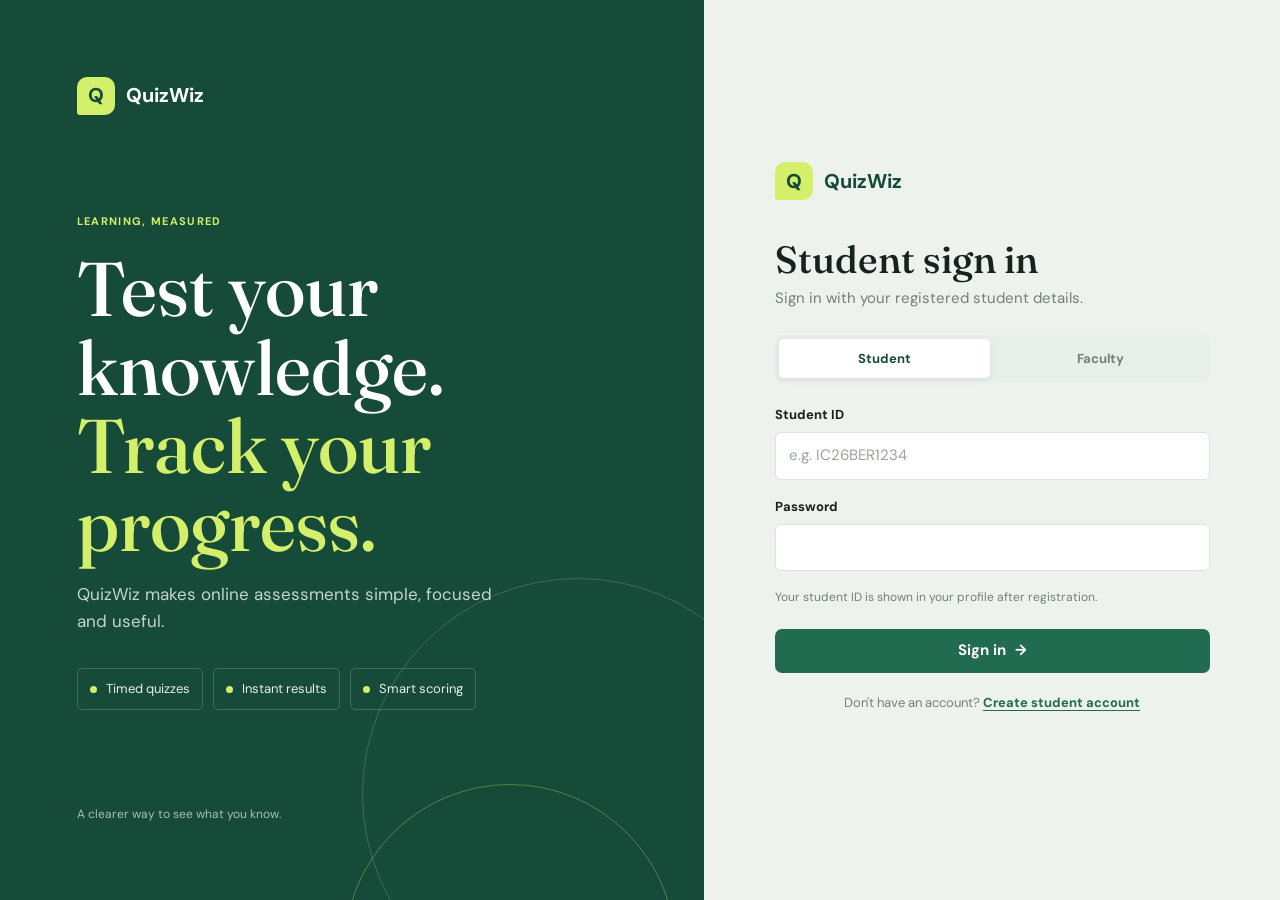
<file: src/main/resources/static/index.html>
<!doctype html>
<html lang="en">
<head>
  <meta charset="utf-8">
  <meta name="viewport" content="width=device-width, initial-scale=1">
  <meta name="theme-color" content="#f5f6f2">
  <title>QuizWiz | Learning, measured</title>
  <link rel="preconnect" href="https://fonts.googleapis.com">
  <link rel="preconnect" href="https://fonts.gstatic.com" crossorigin>
  <link href="https://fonts.googleapis.com/css2?family=DM+Sans:wght@400;500;600;700&family=Fraunces:opsz,wght@9..144,500;9..144,600&display=swap" rel="stylesheet">
  <style>
    :root {
      color-scheme: light;
      --ink: #17211d;
      --muted: #738078;
      --paper: #f5f6f2;
      --surface: #fff;
      --line: #e4e9e2;
      --green: #216b50;
      --green-dark: #174b39;
      --mint: #e5f2e9;
      --lime: #d4f06a;
      --coral: #e7765d;
      --gold: #f3bd57;
      --shadow: 0 16px 48px rgba(32, 52, 41, .07);
      --sans: "DM Sans", "Segoe UI", sans-serif;
      --serif: "Fraunces", Georgia, serif;
    }
    * { box-sizing: border-box; }
    body { margin: 0; min-height: 100vh; color: var(--ink); background: var(--paper); font: 15px/1.55 var(--sans); }
    button, input, textarea, select { font: inherit; }
    button { cursor: pointer; }
    button:focus-visible, input:focus-visible, textarea:focus-visible, select:focus-visible, a:focus-visible { outline: 3px solid rgba(33, 107, 80, .35); outline-offset: 3px; }
    [hidden] { display: none !important; }
    .serif { font-family: var(--serif); font-weight: 500; letter-spacing: 0; }
    .eyebrow { color: var(--green); font-size: 11px; font-weight: 700; letter-spacing: .12em; text-transform: uppercase; }
    .muted { color: var(--muted); }
    .button { display: inline-flex; min-height: 44px; align-items: center; justify-content: center; gap: 9px; border: 1px solid transparent; border-radius: 7px; padding: 0 17px; background: var(--green); color: white; font-weight: 700; transition: transform .18s ease, background .18s ease, box-shadow .18s ease; }
    .button:hover { transform: translateY(-1px); background: var(--green-dark); box-shadow: 0 8px 18px rgba(33, 107, 80, .18); }
    .button.secondary { border-color: var(--line); background: white; color: var(--ink); }
    .button.secondary:hover { border-color: #b9c8ba; background: #f9fbf8; box-shadow: none; }
    .button.ghost { background: transparent; color: var(--muted); }
    .button.ghost:hover { background: #eef2ed; color: var(--ink); box-shadow: none; }
    .button.danger { background: #b74735; }
    .button:disabled { cursor: wait; opacity: .6; transform: none; }
    .icon-button { display: grid; width: 42px; height: 42px; place-items: center; border: 1px solid var(--line); border-radius: 7px; background: white; color: var(--ink); }
    .field { display: grid; gap: 7px; }
    .field label { font-size: 13px; font-weight: 700; }
    .field input, .field textarea, .field select { width: 100%; min-height: 47px; border: 1px solid #dce4dc; border-radius: 6px; padding: 11px 13px; background: #fff; color: var(--ink); }
    .field textarea { min-height: 100px; resize: vertical; }
    .field input::placeholder, .field textarea::placeholder { color: #9aa59d; }
    .form-grid { display: grid; gap: 17px; }
    .form-note { margin: 0; color: var(--muted); font-size: 12px; }

    /* Sign-in */
    .auth-screen { min-height: 100vh; display: grid; grid-template-columns: minmax(0, 1.1fr) minmax(390px, .9fr); background: #edf2ec; }
    .auth-story { position: relative; display: flex; min-height: 100vh; flex-direction: column; justify-content: space-between; overflow: hidden; padding: clamp(32px, 6vw, 84px); background: var(--green-dark); color: white; }
    .auth-story::before { position: absolute; right: -90px; bottom: -110px; width: 430px; height: 430px; border: 1px solid rgba(255,255,255,.17); border-radius: 50%; content: ""; }
    .auth-story::after { position: absolute; right: 4%; bottom: -24%; width: 330px; height: 330px; border: 1px solid rgba(212,240,106,.32); border-radius: 50%; content: ""; }
    .brand { display: flex; align-items: center; gap: 11px; color: inherit; font-size: 20px; font-weight: 700; }
    .brand-mark { display: grid; width: 38px; height: 38px; place-items: center; border-radius: 10px 10px 10px 3px; background: var(--lime); color: var(--green-dark); font-weight: 800; }
    .story-copy { position: relative; z-index: 1; max-width: 600px; margin: 50px 0; }
    .story-copy .eyebrow { color: var(--lime); }
    .story-copy h1 { max-width: 570px; margin: 18px 0; font: 500 clamp(42px, 6vw, 76px)/1.03 var(--serif); }
    .story-copy h1 span { color: var(--lime); }
    .story-copy > p { max-width: 440px; color: #c5d5c9; font-size: 17px; }
    .story-points { display: flex; flex-wrap: wrap; gap: 10px; margin-top: 34px; }
    .story-point { display: flex; align-items: center; gap: 9px; border: 1px solid rgba(255,255,255,.18); border-radius: 5px; padding: 10px 12px; color: #e6eee7; font-size: 13px; }
    .point-dot { width: 7px; height: 7px; border-radius: 50%; background: var(--lime); }
    .story-foot { position: relative; z-index: 1; color: #a9beb0; font-size: 12px; }
    .auth-panel { display: grid; place-items: center; padding: 34px; }
    .auth-card { width: min(100%, 435px); animation: rise .45s ease both; }
    .auth-card .brand { margin-bottom: 38px; color: var(--green-dark); }
    .auth-card h2 { margin: 0 0 5px; font: 500 38px/1.15 var(--serif); }
    .auth-card > p { margin: 0 0 25px; color: var(--muted); }
    .auth-tabs { display: grid; grid-template-columns: 1fr 1fr; gap: 5px; margin-bottom: 23px; padding: 4px; border-radius: 7px; background: #e8eee8; }
    .auth-tab { min-height: 39px; border: 0; border-radius: 5px; background: transparent; color: var(--muted); font-size: 13px; font-weight: 700; }
    .auth-tab.active { background: white; color: var(--green-dark); box-shadow: 0 2px 8px rgba(20,50,30,.06); }
    .auth-form .button { width: 100%; margin-top: 5px; }
    .auth-small { margin-top: 20px !important; text-align: center; font-size: 13px; }
    .text-button { border: 0; padding: 0; background: transparent; color: var(--green); font-weight: 700; text-decoration: underline; text-underline-offset: 3px; }

    /* Main workspace */
    .app-shell { min-height: 100vh; }
    .sidebar { position: fixed; inset: 0 auto 0 0; z-index: 10; display: flex; width: 248px; flex-direction: column; border-right: 1px solid var(--line); padding: 25px 17px 18px; background: #fff; }
    .sidebar .brand { margin: 0 10px 37px; color: var(--green-dark); }
    .nav-label { margin: 0 11px 9px; color: #99a59c; font-size: 10px; font-weight: 700; letter-spacing: .12em; text-transform: uppercase; }
    .nav-list { display: grid; gap: 5px; }
    .nav-link { display: flex; min-height: 44px; align-items: center; gap: 12px; border: 0; border-radius: 5px; padding: 0 12px; background: transparent; color: #617067; text-align: left; font-size: 13px; font-weight: 600; }
    .nav-link:hover { background: #f3f6f2; color: var(--ink); }
    .nav-link.active { background: var(--mint); color: var(--green-dark); }
    .nav-icon { display: grid; width: 20px; place-items: center; font-size: 17px; }
    .sidebar-spacer { flex: 1; }
    .sidebar-note { margin: 0 3px 17px; border-radius: 7px; padding: 15px; background: #f0f4ed; }
    .sidebar-note strong { display: block; margin-bottom: 5px; font-size: 12px; }
    .sidebar-note p { margin: 0; color: var(--muted); font-size: 11px; }
    .user-mini { display: flex; align-items: center; gap: 10px; border-top: 1px solid var(--line); padding: 16px 3px 0; }
    .avatar { display: grid; width: 37px; height: 37px; flex: 0 0 auto; place-items: center; border-radius: 50%; background: var(--lime); color: var(--green-dark); font-size: 12px; font-weight: 800; }
    .user-mini-copy { min-width: 0; flex: 1; }
    .user-mini-copy strong, .user-mini-copy span { display: block; overflow: hidden; text-overflow: ellipsis; white-space: nowrap; }
    .user-mini-copy strong { font-size: 12px; }
    .user-mini-copy span { color: var(--muted); font-size: 10px; }
    .workspace { min-height: 100vh; margin-left: 248px; }
    .topbar { position: sticky; top: 0; z-index: 8; display: flex; min-height: 74px; align-items: center; justify-content: space-between; border-bottom: 1px solid var(--line); padding: 0 clamp(20px, 4vw, 54px); background: rgba(245,246,242,.93); backdrop-filter: blur(14px); }
    .topbar-title { margin: 0; font-size: 14px; font-weight: 700; }
    .topbar-right { display: flex; align-items: center; gap: 13px; }
    .date-label { color: var(--muted); font-size: 12px; }
    .mobile-menu { display: none; }
    .content { width: min(100%, 1390px); margin: 0 auto; padding: 37px clamp(20px, 4vw, 54px) 70px; }
    .page { display: none; animation: rise .28s ease both; }
    .page.active { display: block; }
    .page-heading { display: flex; align-items: end; justify-content: space-between; gap: 20px; margin-bottom: 25px; }
    .page-heading h1 { margin: 5px 0 0; font: 500 clamp(30px, 4vw, 42px)/1.12 var(--serif); }
    .page-heading p { margin: 7px 0 0; color: var(--muted); }
    .stats-grid { display: grid; grid-template-columns: repeat(4, minmax(0, 1fr)); gap: 13px; margin-bottom: 20px; }
    .stat-card { min-height: 119px; border: 1px solid var(--line); border-radius: 7px; padding: 17px 18px; background: white; }
    .stat-top { display: flex; align-items: center; justify-content: space-between; color: var(--muted); font-size: 12px; }
    .stat-icon { display: grid; width: 29px; height: 29px; place-items: center; border-radius: 5px; background: var(--mint); color: var(--green); }
    .stat-value { display: block; margin-top: 10px; font: 600 29px/1 var(--serif); }
    .hero { position: relative; display: flex; min-height: 225px; align-items: center; justify-content: space-between; overflow: hidden; margin-bottom: 35px; border-radius: 8px; padding: 35px clamp(25px, 5vw, 56px); background: var(--green-dark); color: white; }
    .hero::before { position: absolute; right: 14%; top: -65px; width: 240px; height: 240px; border: 1px solid rgba(255,255,255,.13); border-radius: 50%; content: ""; }
    .hero::after { position: absolute; right: 9%; top: -24px; width: 190px; height: 190px; border: 1px solid rgba(212,240,106,.38); border-radius: 50%; content: ""; }
    .hero-copy { position: relative; z-index: 1; max-width: 570px; }
    .hero-copy .eyebrow { color: var(--lime); }
    .hero h2 { margin: 8px 0 9px; font: 500 clamp(29px, 4vw, 43px)/1.08 var(--serif); }
    .hero p { max-width: 450px; margin: 0 0 20px; color: #c5d5c9; }
    .button.lime { background: var(--lime); color: var(--green-dark); }
    .button.lime:hover { background: #e1f78d; }
    .hero-mark { position: relative; z-index: 1; display: grid; width: 142px; height: 142px; flex: 0 0 auto; place-items: center; margin: 0 4%; border: 1px solid rgba(255,255,255,.24); border-radius: 50%; color: var(--lime); font: 500 62px/1 var(--serif); transform: rotate(-12deg); }
    .section-head { display: flex; align-items: center; justify-content: space-between; gap: 15px; margin: 0 0 16px; }
    .section-head h2 { margin: 0; font: 500 25px/1.2 var(--serif); }
    .quiz-grid { display: grid; grid-template-columns: repeat(3, minmax(0, 1fr)); gap: 14px; }
    .quiz-card { position: relative; display: flex; min-height: 220px; flex-direction: column; border: 1px solid var(--line); border-radius: 7px; padding: 19px; background: white; transition: transform .2s ease, box-shadow .2s ease, border-color .2s ease; }
    .quiz-card:hover { transform: translateY(-3px); border-color: #c8d8ca; box-shadow: var(--shadow); }
    .quiz-card-top { display: flex; align-items: center; justify-content: space-between; margin-bottom: 17px; }
    .quiz-emblem { display: grid; width: 39px; height: 39px; place-items: center; border-radius: 6px; background: #eef3e7; color: var(--green); font-size: 17px; font-weight: 800; }
    .pill { display: inline-flex; align-items: center; border-radius: 99px; padding: 5px 9px; background: #eff4ef; color: #52675a; font-size: 11px; font-weight: 700; }
    .pill.done { background: #e7f2e8; color: #28694d; }
    .quiz-card h3 { margin: 0 0 5px; font-size: 16px; }
    .quiz-card p { display: -webkit-box; overflow: hidden; margin: 0 0 16px; color: var(--muted); font-size: 12px; -webkit-box-orient: vertical; -webkit-line-clamp: 2; }
    .quiz-meta { display: flex; gap: 15px; margin-top: auto; color: var(--muted); font-size: 11px; }
    .quiz-card .button { width: 100%; margin-top: 15px; }
    .activity { overflow: hidden; border: 1px solid var(--line); border-radius: 7px; background: white; }
    .activity-row { display: grid; grid-template-columns: 1.6fr 1fr .7fr .8fr; align-items: center; gap: 14px; min-height: 56px; border-top: 1px solid #edf0ec; padding: 0 17px; font-size: 12px; }
    .activity-row:first-child { border-top: 0; }
    .activity-row.header { min-height: 40px; background: #f8faf7; color: var(--muted); font-size: 10px; font-weight: 700; text-transform: uppercase; }
    .empty-state { grid-column: 1/-1; display: grid; min-height: 145px; place-items: center; border: 1px dashed #ccd8cd; border-radius: 7px; padding: 22px; color: var(--muted); text-align: center; }
    .loading { display: flex; align-items: center; justify-content: center; gap: 10px; min-height: 140px; color: var(--muted); }
    .spinner { width: 20px; height: 20px; border: 2px solid #dce8dd; border-top-color: var(--green); border-radius: 50%; animation: spin .8s linear infinite; }

    /* Forms and tables */
    .panel { border: 1px solid var(--line); border-radius: 7px; padding: 22px; background: white; }
    .panel h2 { margin: 0 0 4px; font: 500 22px/1.2 var(--serif); }
    .panel > p { margin: 0 0 21px; color: var(--muted); font-size: 13px; }
    .faculty-grid { display: grid; grid-template-columns: repeat(2, minmax(0, 1fr)); align-items: start; gap: 17px; }
    .faculty-grid .wide { grid-column: 1/-1; }
    .inline-fields { display: grid; grid-template-columns: 1fr 1fr; gap: 13px; }
    .panel .button { margin-top: 19px; }
    .form-message { margin: 14px 0 0; color: var(--green); font-size: 12px; font-weight: 700; }
    .table-wrap { overflow-x: auto; border: 1px solid var(--line); border-radius: 7px; background: white; }
    table { width: 100%; border-collapse: collapse; text-align: left; }
    th, td { padding: 14px 17px; border-bottom: 1px solid #edf0ec; white-space: nowrap; }
    th { background: #f8faf7; color: var(--muted); font-size: 10px; letter-spacing: .06em; text-transform: uppercase; }
    td { font-size: 12px; }
    tbody tr:last-child td { border-bottom: 0; }
    .result-cards { display: none; }
    .select-row { display: flex; align-items: end; gap: 12px; margin: 20px 0; }
    .select-row .field { width: min(360px, 100%); }

    /* Taking a quiz */
    .quiz-page.active { display: block; }
    .quiz-workspace { width: min(1020px, 100%); margin: 4px auto; }
    .quiz-top { display: flex; align-items: center; justify-content: space-between; gap: 20px; margin-bottom: 25px; }
    .quiz-top h1 { margin: 3px 0 0; font: 500 29px/1.18 var(--serif); }
    .timer-box { min-width: 116px; border: 1px solid var(--line); border-radius: 7px; padding: 9px 13px; background: white; text-align: center; }
    .timer-box span { display: block; color: var(--muted); font-size: 10px; font-weight: 700; text-transform: uppercase; }
    .timer-box strong { font: 600 22px/1.2 var(--serif); }
    .timer-box.urgent { border-color: #efb5a8; background: #fff2ee; color: #ae3c2e; animation: pulse 1.2s ease infinite; }
    .quiz-progress-line { display: flex; align-items: center; justify-content: space-between; gap: 12px; margin-bottom: 8px; font-size: 12px; }
    .progress-track { height: 6px; overflow: hidden; border-radius: 8px; background: #e4eae3; }
    .progress-fill { width: 0; height: 100%; border-radius: inherit; background: var(--green); transition: width .25s ease; }
    .quiz-layout { display: grid; grid-template-columns: 220px minmax(0, 1fr); gap: 17px; margin-top: 20px; }
    .question-nav, .question-panel { border: 1px solid var(--line); border-radius: 7px; background: white; }
    .question-nav { align-self: start; padding: 17px; }
    .question-nav h2 { margin: 0 0 13px; font-size: 12px; }
    .number-grid { display: grid; grid-template-columns: repeat(5, 1fr); gap: 7px; }
    .question-number { display: grid; aspect-ratio: 1; place-items: center; border: 1px solid var(--line); border-radius: 5px; background: white; color: #627069; font-size: 11px; font-weight: 700; }
    .question-number.current { border-color: var(--green); background: var(--green); color: white; }
    .question-number.answered:not(.current) { border-color: #cce2cf; background: #edf6eb; color: var(--green); }
    .nav-legend { display: grid; gap: 8px; margin-top: 16px; color: var(--muted); font-size: 10px; }
    .legend-item { display: flex; align-items: center; gap: 8px; }
    .legend-swatch { width: 11px; height: 11px; border: 1px solid var(--line); border-radius: 3px; background: white; }
    .legend-swatch.green { border-color: #cce2cf; background: #edf6eb; }
    .legend-swatch.dark { border-color: var(--green); background: var(--green); }
    .question-panel { min-height: 440px; display: flex; flex-direction: column; padding: clamp(19px, 4vw, 34px); }
    .question-kicker { color: var(--green); font-size: 11px; font-weight: 700; letter-spacing: .1em; text-transform: uppercase; }
    .question-panel h2 { max-width: 700px; margin: 13px 0 24px; font: 500 clamp(22px, 3vw, 31px)/1.3 var(--serif); }
    .option-list { display: grid; gap: 10px; }
    .answer-option { display: flex; min-height: 58px; align-items: center; gap: 13px; border: 1px solid var(--line); border-radius: 6px; padding: 10px 14px; background: white; color: var(--ink); text-align: left; transition: border-color .15s ease, background .15s ease; }
    .answer-option:hover { border-color: #9bbba2; background: #f9fcf8; }
    .answer-option.selected { border-color: var(--green); background: #eef6ef; }
    .answer-key { display: grid; width: 30px; height: 30px; flex: 0 0 auto; place-items: center; border: 1px solid var(--line); border-radius: 5px; color: var(--muted); font-size: 11px; font-weight: 800; }
    .selected .answer-key { border-color: var(--green); background: var(--green); color: white; }
    .answer-text { font-size: 13px; }
    .question-actions { display: flex; justify-content: space-between; gap: 12px; margin-top: auto; padding-top: 23px; }
    .question-actions .button { min-width: 120px; }
    .quiz-exit { margin: 0 0 15px; }

    /* Result */
    .result-wrap { width: min(760px, 100%); margin: 18px auto; text-align: center; }
    .score-ring { display: grid; width: 164px; height: 164px; place-items: center; margin: 0 auto 22px; border: 8px solid #deecdf; border-right-color: var(--green); border-bottom-color: var(--green); border-radius: 50%; background: white; transform: rotate(45deg); }
    .score-ring-inner { transform: rotate(-45deg); }
    .score-ring strong { display: block; font: 600 37px/1 var(--serif); }
    .score-ring span { color: var(--muted); font-size: 11px; }
    .result-wrap h1 { margin: 0; font: 500 40px/1.1 var(--serif); }
    .result-wrap > p { margin: 8px 0 23px; color: var(--muted); }
    .result-stats { display: grid; grid-template-columns: repeat(4,1fr); overflow: hidden; margin: 26px 0; border: 1px solid var(--line); border-radius: 7px; background: white; }
    .result-stat { padding: 17px 8px; border-left: 1px solid var(--line); }
    .result-stat:first-child { border-left: 0; }
    .result-stat strong { display: block; font: 600 23px/1.2 var(--serif); }
    .result-stat span { color: var(--muted); font-size: 10px; }
    .result-actions { display: flex; justify-content: center; gap: 10px; }

    /* Modal, toast, responsive */
    .modal-backdrop { position: fixed; inset: 0; z-index: 30; display: grid; place-items: center; padding: 20px; background: rgba(20,32,25,.48); backdrop-filter: blur(5px); animation: fade .18s ease both; }
    .modal { width: min(100%, 440px); border-radius: 8px; padding: 26px; background: white; box-shadow: 0 24px 70px rgba(10,25,15,.25); animation: rise .2s ease both; }
    .modal h2 { margin: 0 0 6px; font: 500 26px/1.2 var(--serif); }
    .modal p { margin: 0; color: var(--muted); font-size: 13px; }
    .modal-actions { display: flex; justify-content: end; gap: 9px; margin-top: 23px; }
    .toast-region { position: fixed; top: 16px; right: 18px; z-index: 50; display: grid; width: min(370px, calc(100vw - 36px)); gap: 9px; }
    .toast { display: flex; align-items: start; gap: 10px; border: 1px solid var(--line); border-left: 4px solid var(--green); border-radius: 6px; padding: 13px 14px; background: white; box-shadow: var(--shadow); font-size: 12px; animation: toast-in .25s ease both; }
    .toast.error { border-left-color: var(--coral); }
    .toast.info { border-left-color: var(--gold); }
    .toast-icon { font-weight: 800; }
    .mobile-scrim { display: none; }
    @keyframes spin { to { transform: rotate(360deg); } }
    @keyframes rise { from { opacity: 0; transform: translateY(8px); } to { opacity: 1; transform: translateY(0); } }
    @keyframes fade { from { opacity: 0; } to { opacity: 1; } }
    @keyframes toast-in { from { opacity: 0; transform: translateX(15px); } to { opacity: 1; transform: translateX(0); } }
    @keyframes pulse { 50% { box-shadow: 0 0 0 4px rgba(231,118,93,.15); } }
    @media (max-width: 1050px) {
      .sidebar { width: 218px; }
      .workspace { margin-left: 218px; }
      .quiz-grid { grid-template-columns: repeat(2, minmax(0,1fr)); }
      .hero-mark { width: 115px; height: 115px; font-size: 48px; }
    }
    @media (max-width: 780px) {
      .auth-screen { grid-template-columns: 1fr; }
      .auth-story { min-height: 330px; padding: 24px; }
      .auth-story .brand { margin-bottom: 20px; }
      .story-copy { margin: 15px 0; }
      .story-copy h1 { max-width: 500px; font-size: 42px; }
      .story-copy > p { font-size: 14px; }
      .story-points { margin-top: 18px; }
      .story-foot { display: none; }
      .auth-panel { padding: 35px 22px 48px; }
      .auth-card .brand { display: none; }
      .sidebar { width: 270px; transform: translateX(-100%); transition: transform .22s ease; }
      .sidebar.open { transform: translateX(0); }
      .mobile-scrim.open { position: fixed; inset: 0; z-index: 9; display: block; background: rgba(20,32,25,.35); }
      .workspace { margin-left: 0; }
      .topbar { min-height: 64px; padding: 0 18px; }
      .mobile-menu { display: grid; }
      .date-label { display: none; }
      .content { padding: 27px 18px 55px; }
      .stats-grid { grid-template-columns: repeat(2,minmax(0,1fr)); }
      .hero { min-height: 220px; }
      .hero-mark { position: absolute; right: -17px; bottom: -35px; opacity: .42; }
      .quiz-layout { grid-template-columns: 1fr; }
      .question-nav { order: 2; }
      .number-grid { grid-template-columns: repeat(10, minmax(25px, 1fr)); }
      .nav-legend { display: flex; flex-wrap: wrap; gap: 12px; }
      .question-panel { min-height: 400px; }
    }
    @media (max-width: 560px) {
      .auth-story { min-height: 300px; }
      .story-copy h1 { font-size: 36px; }
      .story-copy > p { margin-bottom: 0; }
      .story-point { padding: 7px 9px; font-size: 11px; }
      .auth-card h2 { font-size: 32px; }
      .page-heading { align-items: start; flex-direction: column; }
      .page-heading .button { width: 100%; }
      .stats-grid { gap: 9px; }
      .stat-card { min-height: 105px; padding: 13px; }
      .stat-value { font-size: 25px; }
      .stat-top { font-size: 10px; }
      .hero { min-height: 230px; padding: 24px 20px; }
      .hero h2 { font-size: 31px; }
      .hero p { max-width: 300px; font-size: 13px; }
      .quiz-grid { grid-template-columns: 1fr; }
      .quiz-card { min-height: 205px; }
      .activity-row { grid-template-columns: 1.4fr .8fr .7fr; gap: 7px; padding: 0 11px; font-size: 10px; }
      .activity-row > :last-child { display: none; }
      .activity-row.header { font-size: 9px; }
      .faculty-grid, .inline-fields { grid-template-columns: 1fr; }
      .faculty-grid .wide { grid-column: auto; }
      .panel { padding: 17px; }
      .select-row { align-items: stretch; flex-direction: column; }
      .select-row .field { width: 100%; }
      .select-row .button { width: 100%; }
      .table-wrap.desktop-results { display: none; }
      .result-cards { display: grid; gap: 9px; }
      .result-card { border: 1px solid var(--line); border-radius: 6px; padding: 14px; background: white; }
      .result-card-head { display: flex; justify-content: space-between; gap: 12px; }
      .result-card strong { font-size: 13px; }
      .result-card p { margin: 5px 0 0; color: var(--muted); font-size: 11px; }
      .quiz-top { align-items: start; }
      .quiz-top h1 { font-size: 23px; }
      .timer-box { min-width: 89px; padding: 7px 8px; }
      .timer-box strong { font-size: 19px; }
      .question-panel { min-height: 470px; padding: 19px 15px; }
      .question-panel h2 { margin: 10px 0 20px; font-size: 25px; }
      .answer-option { min-height: 55px; padding: 9px; }
      .question-actions .button { min-width: 0; flex: 1; padding: 0 11px; font-size: 12px; }
      .number-grid { grid-template-columns: repeat(8, minmax(25px, 1fr)); }
      .result-wrap { margin-top: 3px; }
      .score-ring { width: 140px; height: 140px; }
      .result-wrap h1 { font-size: 34px; }
      .result-stats { grid-template-columns: repeat(2,1fr); }
      .result-stat:nth-child(3) { border-left: 0; border-top: 1px solid var(--line); }
      .result-stat:nth-child(4) { border-top: 1px solid var(--line); }
      .result-actions { flex-direction: column; }
    }
    @media (prefers-reduced-motion: reduce) {
      *, *::before, *::after { scroll-behavior: auto !important; animation-duration: .01ms !important; animation-iteration-count: 1 !important; transition-duration: .01ms !important; }
    }
  </style>
</head>
<body>
  <div class="toast-region" id="toastRegion" aria-live="polite"></div>

  <main class="auth-screen" id="authScreen">
    <section class="auth-story" aria-label="About QuizWiz">
      <div class="brand"><span class="brand-mark">Q</span><span>QuizWiz</span></div>
      <div class="story-copy">
        <span class="eyebrow">Learning, measured</span>
        <h1>Test your knowledge.<br><span>Track your progress.</span></h1>
        <p>QuizWiz makes online assessments simple, focused and useful.</p>
        <div class="story-points">
          <span class="story-point"><i class="point-dot"></i> Timed quizzes</span>
          <span class="story-point"><i class="point-dot"></i> Instant results</span>
          <span class="story-point"><i class="point-dot"></i> Smart scoring</span>
        </div>
      </div>
      <div class="story-foot">A clearer way to see what you know.</div>
    </section>
    <section class="auth-panel">
      <div class="auth-card">
        <div class="brand"><span class="brand-mark">Q</span><span>QuizWiz</span></div>
        <h2 id="authTitle">Welcome back</h2>
        <p id="authSubtitle">Sign in to continue to QuizWiz.</p>
        <div class="auth-tabs" role="tablist" aria-label="Choose account type">
          <button class="auth-tab active" id="studentRoleTab" type="button" role="tab" aria-selected="true" data-role="student">Student</button>
          <button class="auth-tab" id="facultyRoleTab" type="button" role="tab" aria-selected="false" data-role="faculty">Faculty</button>
        </div>
        <form class="form-grid auth-form" id="loginForm">
          <div class="field"><label for="loginId">Student ID</label><input id="loginId" autocomplete="username" placeholder="e.g. IC26BER1234" required></div>
          <div class="field"><label for="loginPassword">Password</label><input id="loginPassword" type="password" autocomplete="current-password" required></div>
          <p class="form-note">Your student ID is shown in your profile after registration.</p>
          <button class="button" type="submit">Sign in <span aria-hidden="true">→</span></button>
        </form>
        <form class="form-grid auth-form" id="registerForm" hidden>
          <div class="field"><label for="registerName">Full name</label><input id="registerName" autocomplete="name" placeholder="Your full name" required></div>
          <div class="field"><label for="registerEmail">Email address</label><input id="registerEmail" type="email" autocomplete="email" placeholder="you@example.com" required></div>
          <div class="field"><label for="registerNumber">Register number</label><input id="registerNumber" placeholder="e.g. 23ECE001" required></div>
          <div class="field"><label for="studentPassword">Password</label><input id="studentPassword" type="password" autocomplete="new-password" minlength="8" maxlength="72" required><span class="form-note">Use at least 8 characters.</span></div>
          <div class="field"><label for="studentPasswordConfirm">Confirm password</label><input id="studentPasswordConfirm" type="password" autocomplete="new-password" minlength="8" maxlength="72" required></div>
          <button class="button" type="submit">Create account <span aria-hidden="true">→</span></button>
        </form>
        <form class="form-grid auth-form" id="facultyLoginForm" hidden>
          <div class="field"><label for="facultyLoginEmail">Faculty email</label><input id="facultyLoginEmail" type="email" autocomplete="username" placeholder="name@college.edu" required></div>
          <div class="field"><label for="facultyLoginPassword">Password</label><input id="facultyLoginPassword" type="password" autocomplete="current-password" required></div>
          <button class="button" type="submit">Faculty sign in <span aria-hidden="true">→</span></button>
        </form>
        <form class="form-grid auth-form" id="facultyRegisterForm" hidden>
          <div class="field"><label for="facultyName">Full name</label><input id="facultyName" autocomplete="name" placeholder="Your full name" required></div>
          <div class="field"><label for="facultyEmail">Faculty email</label><input id="facultyEmail" type="email" autocomplete="email" placeholder="name@college.edu" required></div>
          <div class="field"><label for="facultyPassword">Password</label><input id="facultyPassword" type="password" autocomplete="new-password" minlength="8" maxlength="72" required><span class="form-note">Use at least 8 characters.</span></div>
          <div class="field"><label for="facultyPasswordConfirm">Confirm password</label><input id="facultyPasswordConfirm" type="password" autocomplete="new-password" minlength="8" maxlength="72" required></div>
          <button class="button" type="submit">Create faculty account <span aria-hidden="true">→</span></button>
        </form>
        <p class="auth-small" id="authSwitchText">Don't have an account? <button class="text-button" type="button" data-auth-mode="register">Create student account</button></p>
      </div>
    </section>
  </main>

  <div class="app-shell" id="appShell" hidden>
    <div class="mobile-scrim" id="mobileScrim"></div>
    <aside class="sidebar" id="sidebar">
      <div class="brand"><span class="brand-mark">Q</span><span>QuizWiz</span></div>
      <p class="nav-label">Workspace</p>
      <nav class="nav-list" aria-label="Main navigation">
        <button class="nav-link active" type="button" data-page="dashboard" data-student-nav><span class="nav-icon">⌂</span>Dashboard</button>
        <button class="nav-link" type="button" data-page="quizzes" data-student-nav><span class="nav-icon">▤</span>Available quizzes</button>
        <button class="nav-link" type="button" data-page="myResults" data-student-nav><span class="nav-icon">◷</span>My results</button>
        <button class="nav-link" type="button" data-page="faculty" data-faculty-nav hidden><span class="nav-icon">＋</span>Faculty studio</button>
      </nav>
      <div class="sidebar-spacer"></div>
      <div class="sidebar-note"><strong>Keep your momentum</strong><p>A little progress each day adds up.</p></div>
      <div class="user-mini">
        <div class="avatar" id="userAvatar">QW</div>
        <div class="user-mini-copy"><strong id="userName">Student</strong><span id="userRegister">Student account</span></div>
        <button class="icon-button" id="logoutButton" type="button" aria-label="Sign out" title="Sign out">↪</button>
      </div>
    </aside>

    <div class="workspace">
      <header class="topbar">
        <button class="icon-button mobile-menu" id="menuButton" type="button" aria-label="Open navigation" aria-expanded="false">☰</button>
        <p class="topbar-title" id="topbarTitle">Dashboard</p>
        <div class="topbar-right"><span class="date-label" id="todayLabel"></span><div class="avatar" id="topAvatar">QW</div></div>
      </header>
      <div class="content">
        <section class="page active" id="dashboardPage" aria-labelledby="dashboardHeading">
          <div class="page-heading"><div><span class="eyebrow" id="greeting">Your learning space</span><h1 id="dashboardHeading">Good morning.</h1><p>Ready to test your knowledge?</p></div></div>
          <div class="stats-grid">
            <article class="stat-card"><div class="stat-top"><span>Available quizzes</span><span class="stat-icon">▤</span></div><strong class="stat-value" id="statQuizzes">—</strong></article>
            <article class="stat-card"><div class="stat-top"><span>My attempts</span><span class="stat-icon">◷</span></div><strong class="stat-value" id="statAttempts">—</strong></article>
            <article class="stat-card"><div class="stat-top"><span>Average score</span><span class="stat-icon">↗</span></div><strong class="stat-value" id="statAverage">—</strong></article>
            <article class="stat-card"><div class="stat-top"><span>Completed</span><span class="stat-icon">✓</span></div><strong class="stat-value" id="statCompleted">—</strong></article>
          </div>
          <section class="hero">
            <div class="hero-copy"><span class="eyebrow">A better next attempt</span><h2>Keep learning.<br>Keep improving.</h2><p>Take a quiz, challenge yourself and make every result a useful next step.</p><button class="button lime" type="button" data-page="quizzes">Explore quizzes <span aria-hidden="true">→</span></button></div>
            <div class="hero-mark" aria-hidden="true">Q</div>
          </section>
          <div class="section-head"><h2>Pick up a new challenge</h2><button class="text-button" type="button" data-page="quizzes">See all quizzes →</button></div>
          <div class="quiz-grid" id="dashboardQuizList"><div class="loading"><span class="spinner"></span>Loading available quizzes...</div></div>
          <div class="section-head" style="margin-top:34px"><h2>Recent activity</h2><button class="text-button" type="button" data-page="myResults">View results →</button></div>
          <div class="activity" id="recentActivity"><div class="loading"><span class="spinner"></span>Loading your activity...</div></div>
        </section>

        <section class="page" id="quizzesPage" aria-labelledby="quizzesHeading">
          <div class="page-heading"><div><span class="eyebrow">Assessment library</span><h1 id="quizzesHeading">Available quizzes</h1><p>Choose a subject and see what you know.</p></div></div>
          <div class="quiz-grid" id="allQuizList"><div class="loading"><span class="spinner"></span>Loading available quizzes...</div></div>
        </section>

        <section class="page" id="myResultsPage" aria-labelledby="myResultsHeading">
          <div class="page-heading"><div><span class="eyebrow">Your progress</span><h1 id="myResultsHeading">My results</h1><p>A record of your recent quiz attempts.</p></div><button class="button secondary" type="button" id="refreshResults">↻ Refresh</button></div>
          <div class="table-wrap desktop-results"><table><thead><tr><th>Quiz</th><th>Date</th><th>Score</th><th>Status</th></tr></thead><tbody id="myResultsBody"><tr><td colspan="4"><div class="loading"><span class="spinner"></span>Loading your results...</div></td></tr></tbody></table></div>
          <div class="result-cards" id="myResultCards"></div>
        </section>

        <section class="page" id="facultyPage" aria-labelledby="facultyHeading">
          <div class="page-heading"><div><span class="eyebrow">Assessment management</span><h1 id="facultyHeading">Faculty studio</h1><p>Create assessments and review student results.</p></div></div>
          <div class="faculty-grid">
            <form class="panel" id="createQuizForm">
              <h2>Create a quiz</h2><p>Set up a new assessment for your students.</p>
              <div class="form-grid">
                <div class="field"><label for="quizTitle">Quiz title</label><input id="quizTitle" placeholder="e.g. Java fundamentals" required></div>
                <div class="field"><label for="quizDescription">Description</label><textarea id="quizDescription" placeholder="What will students learn or demonstrate?"></textarea></div>
                <div class="field"><label for="quizDuration">Duration in minutes</label><input id="quizDuration" type="number" min="1" step="1" placeholder="10" required></div>
              </div>
              <button class="button" type="submit">Create quiz <span aria-hidden="true">→</span></button>
              <p class="form-message" id="createdQuizMessage" role="status"></p>
            </form>
            <form class="panel" id="createQuestionForm">
              <h2>Add a question</h2><p>Add a multiple-choice question to one of your quizzes.</p>
              <div class="form-grid">
                <div class="field"><label for="questionQuizId">Choose quiz</label><select id="questionQuizId" required><option value="">Select a quiz</option></select></div>
                <div class="field"><label for="questionText">Question</label><textarea id="questionText" required placeholder="Write the question"></textarea></div>
                <div class="inline-fields"><div class="field"><label for="optionA">Option A</label><input id="optionA" required></div><div class="field"><label for="optionB">Option B</label><input id="optionB" required></div></div>
                <div class="inline-fields"><div class="field"><label for="optionC">Option C</label><input id="optionC" required></div><div class="field"><label for="optionD">Option D</label><input id="optionD" required></div></div>
                <div class="field"><label for="correctOption">Correct option</label><select id="correctOption" required><option value="">Choose answer</option><option value="A">A</option><option value="B">B</option><option value="C">C</option><option value="D">D</option></select></div>
              </div>
              <button class="button" type="submit">Add question <span aria-hidden="true">→</span></button>
            </form>
            <section class="panel wide">
              <div class="section-head"><div><h2>Your quizzes</h2><p>Manage assessments created by your faculty account.</p></div></div>
              <div class="quiz-grid" id="facultyQuizList"><div class="loading"><span class="spinner"></span>Loading your quizzes...</div></div>
            </section>
            <section class="panel wide">
              <h2>Quiz results</h2><p>Review scores, student details and attempt status by quiz.</p>
              <div class="select-row"><div class="field"><label for="facultyResultsQuiz">Quiz</label><select id="facultyResultsQuiz"><option value="">Select a quiz</option></select></div><button class="button" type="button" id="loadFacultyResults">Load results</button></div>
              <div class="table-wrap desktop-results"><table><thead><tr><th>Student ID</th><th>Student</th><th>Register number</th><th>Score</th><th>Status</th><th>Submitted</th></tr></thead><tbody id="facultyResultsBody"><tr><td colspan="6" class="muted">Choose a quiz to see its results.</td></tr></tbody></table></div>
              <div class="result-cards" id="facultyResultCards"></div>
            </section>
          </div>
          <p class="form-note" style="margin-top:16px">Faculty tools require a signed-in faculty account. Faculty self-registration is currently open for this demo.</p>
        </section>

        <section class="page quiz-page" id="quizPage" aria-labelledby="takingQuizTitle">
          <div class="quiz-workspace">
            <button class="button ghost quiz-exit" type="button" id="leaveQuiz">← Leave quiz</button>
            <div class="quiz-top"><div><span class="eyebrow">Assessment in progress</span><h1 id="takingQuizTitle">Loading quiz...</h1></div><div class="timer-box" id="timerBox"><span>Time remaining</span><strong id="quizTimer">--:--</strong></div></div>
            <div class="quiz-progress-line"><span id="questionProgressText">Question 1 of 1</span><span id="answeredProgressText">0 answered</span></div>
            <div class="progress-track" aria-label="Quiz completion progress"><div class="progress-fill" id="quizProgressBar"></div></div>
            <div class="quiz-layout">
              <aside class="question-nav"><h2>Questions</h2><div class="number-grid" id="questionNumbers"></div><div class="nav-legend"><span class="legend-item"><i class="legend-swatch dark"></i>Current</span><span class="legend-item"><i class="legend-swatch green"></i>Answered</span><span class="legend-item"><i class="legend-swatch"></i>Unanswered</span></div></aside>
              <section class="question-panel" id="questionPanel" aria-live="polite"></section>
            </div>
          </div>
        </section>

        <section class="page" id="resultPage" aria-labelledby="resultHeading">
          <div class="result-wrap">
            <div class="score-ring"><div class="score-ring-inner"><strong id="resultPercent">0%</strong><span>score</span></div></div>
            <span class="eyebrow" id="resultStatus">Submitted</span>
            <h1 id="resultHeading">Quiz completed!</h1>
            <p id="resultSubtitle">Your results are ready.</p>
            <div class="result-stats">
              <div class="result-stat"><strong id="resultScore">0 / 0</strong><span>Score</span></div>
              <div class="result-stat"><strong id="resultCorrect">0</strong><span>Correct</span></div>
              <div class="result-stat"><strong id="resultAnswered">0</strong><span>Answered</span></div>
              <div class="result-stat"><strong id="resultUnanswered">0</strong><span>Unanswered</span></div>
            </div>
            <div class="result-actions"><button class="button" type="button" data-page="dashboard">Back to dashboard</button><button class="button secondary" type="button" data-page="myResults">View my results</button></div>
          </div>
        </section>
      </div>
    </div>
  </div>

  <div class="modal-backdrop" id="modalBackdrop" hidden>
    <section class="modal" role="dialog" aria-modal="true" aria-labelledby="modalTitle" aria-describedby="modalMessage">
      <h2 id="modalTitle">Submit your quiz?</h2><p id="modalMessage"></p>
      <div class="modal-actions"><button class="button secondary" type="button" id="modalCancel">Keep working</button><button class="button" type="button" id="modalConfirm">Submit quiz</button></div>
    </section>
  </div>

  <script>
    "use strict";

    const API = "/api";
    const OPTION_KEYS = ["A", "B", "C", "D"];
    const state = {
      user: null,
      role: null,
      authRole: "student",
      authMode: "login",
      csrfToken: null,
      csrfHeaderName: "X-CSRF-TOKEN",
      quizzes: [],
      attempts: [],
      currentQuiz: null,
      currentAttempt: null,
      questions: [],
      answers: {},
      questionIndex: 0,
      timerId: null,
      remainingSeconds: 0,
      submitting: false,
      confirmAction: null
    };

    const $ = (selector, root = document) => root.querySelector(selector);
    const $$ = (selector, root = document) => [...root.querySelectorAll(selector)];

    async function apiRequest(path, options = {}) {
      let response;
      const method = (options.method || "GET").toUpperCase();
      const headers = { ...(options.body ? { "Content-Type": "application/json" } : {}), ...options.headers };
      try {
        if (!["GET", "HEAD", "OPTIONS"].includes(method) && path !== "/auth/csrf") {
          if (!state.csrfToken) {
            const csrfResponse = await fetch(`${API}/auth/csrf`, { credentials: "same-origin" });
            const csrfData = await csrfResponse.json();
            if (!csrfResponse.ok) throw new Error("Unable to initialize secure sign-in.");
            state.csrfToken = csrfData.token;
            state.csrfHeaderName = csrfData.headerName || "X-CSRF-TOKEN";
          }
          headers[state.csrfHeaderName] = state.csrfToken;
        }
        response = await fetch(`${API}${path}`, {
          ...options,
          method,
          credentials: "same-origin",
          headers
        });
      } catch {
        throw new Error("Unable to connect to QuizWiz server. Please make sure the Spring Boot backend is running.");
      }
      const text = await response.text();
      let data = null;
      if (text) {
        try { data = JSON.parse(text); } catch { data = null; }
      }
      if (!response.ok) throw new Error(data?.message || "Something went wrong. Please try again.");
      if (["/auth/student/login", "/auth/student/register", "/auth/student/logout", "/auth/faculty/login", "/auth/faculty/register", "/auth/faculty/logout"].includes(path)) {
        state.csrfToken = null;
      }
      return data;
    }

    function escapeHtml(value) {
      return String(value ?? "").replace(/[&<>"']/g, character => ({ "&": "&amp;", "<": "&lt;", ">": "&gt;", '"': "&quot;", "'": "&#39;" })[character]);
    }

    function initials(name) {
      return String(name || "QW").trim().split(/\s+/).slice(0, 2).map(part => part[0] || "").join("").toUpperCase();
    }

    function showToast(message, type = "success") {
      const toast = document.createElement("div");
      toast.className = `toast ${type === "error" ? "error" : type === "info" ? "info" : ""}`;
      const icon = type === "error" ? "!" : type === "info" ? "i" : "✓";
      toast.innerHTML = `<span class="toast-icon" aria-hidden="true">${icon}</span><span>${escapeHtml(message)}</span>`;
      $("#toastRegion").append(toast);
      window.setTimeout(() => toast.remove(), 4300);
    }

    function setAuthView(mode = state.authMode, role = state.authRole) {
      state.authMode = mode;
      state.authRole = role;
      const isStudent = role === "student";
      const isLogin = mode === "login";
      $("#studentRoleTab").classList.toggle("active", isStudent);
      $("#facultyRoleTab").classList.toggle("active", !isStudent);
      $("#studentRoleTab").setAttribute("aria-selected", String(isStudent));
      $("#facultyRoleTab").setAttribute("aria-selected", String(!isStudent));
      $("#loginForm").hidden = !(isStudent && isLogin);
      $("#registerForm").hidden = !(isStudent && !isLogin);
      $("#facultyLoginForm").hidden = isStudent || !isLogin;
      $("#facultyRegisterForm").hidden = isStudent || isLogin;
      $("#authTitle").textContent = isLogin
        ? (isStudent ? "Student sign in" : "Faculty sign in")
        : (isStudent ? "Create your student account" : "Create your faculty account");
      $("#authSubtitle").textContent = isStudent
        ? (isLogin ? "Sign in with your registered student details." : "Start your learning journey with QuizWiz.")
        : (isLogin ? "Sign in to manage your assessments." : "Register to create quizzes and review results.");
      const switchText = isLogin
        ? `Don't have an account? <button class="text-button" type="button" data-auth-mode="register">Create ${isStudent ? "student" : "faculty"} account</button>`
        : `Already registered? <button class="text-button" type="button" data-auth-mode="login">Sign in</button>`;
      $("#authSwitchText").innerHTML = switchText;
    }

    function openApplication(user, role = "student") {
      state.user = user;
      state.role = role;
      if (role === "faculty") {
        localStorage.removeItem("quizwizUser");
        localStorage.setItem("quizwizFaculty", JSON.stringify({ id: user.id, name: user.name, email: user.email }));
      } else {
        localStorage.removeItem("quizwizFaculty");
        localStorage.setItem("quizwizUser", JSON.stringify(user));
      }
      $("#authScreen").hidden = true;
      $("#appShell").hidden = false;
      $("#userName").textContent = user.name || (role === "faculty" ? "Faculty" : "Student");
      $("#userRegister").textContent = role === "faculty" ? `Faculty ID ${user.id}` : `${user.studentCode || "Student ID pending"} · ${user.registerNumber || "Student account"}`;
      $("#userAvatar").textContent = initials(user.name);
      $("#topAvatar").textContent = initials(user.name);
      $$('[data-student-nav]').forEach(element => { element.hidden = role !== "student"; });
      $$('[data-faculty-nav]').forEach(element => { element.hidden = role !== "faculty"; });
      const hour = new Date().getHours();
      $("#greeting").textContent = hour < 12 ? "Good morning" : hour < 18 ? "Good afternoon" : "Good evening";
      $("#dashboardHeading").textContent = `${$("#greeting").textContent}, ${user.name?.split(/\s+/)[0] || "there"}.`;
      $("#todayLabel").textContent = new Intl.DateTimeFormat(undefined, { weekday: "short", month: "short", day: "numeric" }).format(new Date());
      showPage(role === "faculty" ? "faculty" : "dashboard");
    }

    async function logout() {
      stopTimer();
      const previousRole = state.role;
      if (previousRole) {
        try { await apiRequest(`/auth/${previousRole}/logout`, { method: "POST" }); } catch { /* Clear the local view if the server session has expired. */ }
      }
      localStorage.removeItem("quizwizUser");
      localStorage.removeItem("quizwizFaculty");
      state.user = null;
      state.role = null;
      state.currentAttempt = null;
      state.currentQuiz = null;
      state.csrfToken = null;
      $("#appShell").hidden = true;
      $("#authScreen").hidden = false;
      $("#loginForm").reset();
      $("#facultyLoginForm").reset();
      setAuthView("login", previousRole || "student");
    }

    async function loginStudent(event) {
      event.preventDefault();
      const submit = $("#loginForm button[type=submit]");
      submit.disabled = true;
      try {
        const student = await apiRequest("/auth/student/login", {
          method: "POST",
          body: JSON.stringify({
            studentCode: $("#loginId").value.trim(),
            password: $("#loginPassword").value
          })
        });
        openApplication(student, "student");
        showToast(`Welcome back, ${student.name}.`);
      } catch (error) {
        showToast(error.message, "error");
      } finally {
        submit.disabled = false;
      }
    }

    async function registerStudent(event) {
      event.preventDefault();
      if ($("#studentPassword").value !== $("#studentPasswordConfirm").value) {
        showToast("The passwords do not match.", "error");
        return;
      }
      const submit = $("#registerForm button[type=submit]");
      submit.disabled = true;
      try {
        const student = await apiRequest("/auth/student/register", {
          method: "POST",
          body: JSON.stringify({
            name: $("#registerName").value.trim(),
            email: $("#registerEmail").value.trim(),
            registerNumber: $("#registerNumber").value.trim(),
            password: $("#studentPassword").value
          })
        });
        openApplication(student, "student");
        showModal("Account created", `Your student ID is ${student.studentCode}. Keep it somewhere safe; you will use it with your password to sign in.`, null, "Got it");
      } catch (error) {
        showToast(error.message, "error");
      } finally {
        submit.disabled = false;
      }
    }

    async function loginFaculty(event) {
      event.preventDefault();
      const button = $("#facultyLoginForm button[type=submit]");
      button.disabled = true;
      try {
        const faculty = await apiRequest("/auth/faculty/login", {
          method: "POST",
          body: JSON.stringify({
            email: $("#facultyLoginEmail").value.trim(),
            password: $("#facultyLoginPassword").value
          })
        });
        openApplication(faculty, "faculty");
        showToast(`Welcome back, ${faculty.name}.`);
      } catch (error) {
        showToast(error.message, "error");
      } finally {
        button.disabled = false;
      }
    }

    async function registerFaculty(event) {
      event.preventDefault();
      if ($("#facultyPassword").value !== $("#facultyPasswordConfirm").value) {
        showToast("The passwords do not match.", "error");
        return;
      }
      const button = $("#facultyRegisterForm button[type=submit]");
      button.disabled = true;
      try {
        const faculty = await apiRequest("/auth/faculty/register", {
          method: "POST",
          body: JSON.stringify({
            name: $("#facultyName").value.trim(),
            email: $("#facultyEmail").value.trim(),
            password: $("#facultyPassword").value
          })
        });
        openApplication(faculty, "faculty");
        showToast("Faculty account created successfully.");
      } catch (error) {
        showToast(error.message, "error");
      } finally {
        button.disabled = false;
      }
    }

    const PAGE_LABELS = {
      dashboard: "Dashboard", quizzes: "Available quizzes", myResults: "My results", faculty: "Faculty studio",
      quiz: "Quiz in progress", result: "Quiz result"
    };

    function showPage(name) {
      if (name === "quiz" && !state.currentAttempt) return;
      if (name === "faculty" && state.role !== "faculty") return;
      if (["dashboard", "quizzes", "myResults"].includes(name) && state.role !== "student") return;
      $$(".page").forEach(page => page.classList.toggle("active", page.id === `${name}Page`));
      $$(".nav-link").forEach(link => link.classList.toggle("active", link.dataset.page === name));
      $("#topbarTitle").textContent = PAGE_LABELS[name] || "QuizWiz";
      closeMobileMenu();
      if (name === "dashboard" || name === "quizzes") refreshDashboard();
      if (name === "myResults") loadMyResults();
      if (name === "faculty") loadQuizzes().catch(error => showToast(error.message, "error"));
    }

    async function loadQuizzes() {
      const quizzes = await apiRequest(state.role === "faculty" ? "/quizzes/mine" : "/quizzes");
      state.quizzes = Array.isArray(quizzes) ? quizzes : [];
      await loadQuestionCounts(state.quizzes);
      populateQuizSelects();
      if (state.role === "faculty") await renderFacultyQuizList();
      return state.quizzes;
    }

    async function renderFacultyQuizList() {
      const target = $("#facultyQuizList");
      if (!target) return;
      if (!state.quizzes.length) {
        target.innerHTML = `<div class="empty-state">You haven't created any quizzes yet.</div>`;
        return;
      }
      const attemptCounts = await Promise.all(state.quizzes.map(async quiz => {
        try {
          const attempts = await apiRequest(`/attempts/quiz/${encodeURIComponent(quiz.id)}/results`);
          return Array.isArray(attempts) ? attempts.length : 0;
        } catch {
          return 0;
        }
      }));
      target.innerHTML = state.quizzes.map((quiz, index) => `<article class="quiz-card">
        <div class="quiz-card-top"><span class="quiz-emblem" aria-hidden="true">${escapeHtml(String(quiz.title || "Q").charAt(0).toUpperCase())}</span><span class="pill">ID ${escapeHtml(quiz.id)}</span></div>
        <h3>${escapeHtml(quiz.title)}</h3><p>${escapeHtml(quiz.description || "Online assessment")}</p>
        <div class="quiz-meta"><span>▤ ${escapeHtml(quiz.questionCount ?? 0)} questions</span><span>◷ ${attemptCounts[index]} attempts</span></div>
        <button class="button secondary" type="button" data-review-quiz="${escapeHtml(quiz.id)}">View activity</button>
        <button class="button danger" type="button" data-delete-quiz="${escapeHtml(quiz.id)}">Delete quiz</button>
      </article>`).join("");
    }

    async function loadQuestionCounts(quizzes) {
      await Promise.all(quizzes.map(async quiz => {
        try {
          const questions = await apiRequest(`/quizzes/${encodeURIComponent(quiz.id)}/questions`);
          quiz.questionCount = Array.isArray(questions) ? questions.length : 0;
        } catch {
          quiz.questionCount = null;
        }
      }));
    }

    function questionCountFor(quizId) {
      return state.quizzes.find(quiz => Number(quiz.id) === Number(quizId))?.questionCount ?? null;
    }

    function quizAttempted(quizId) {
      return state.attempts.some(attempt => Number(attempt.quiz?.id) === Number(quizId));
    }

    function renderQuizCard(quiz) {
      const attempted = quizAttempted(quiz.id);
      const empty = quiz.questionCount === 0;
      const icon = String(quiz.title || "Q").trim().charAt(0).toUpperCase() || "Q";
      return `<article class="quiz-card">
        <div class="quiz-card-top"><span class="quiz-emblem" aria-hidden="true">${escapeHtml(icon)}</span><span class="pill ${attempted ? "done" : ""}">${attempted ? "Attempted" : empty ? "No questions yet" : "Available"}</span></div>
        <h3>${escapeHtml(quiz.title)}</h3><p>${escapeHtml(quiz.description || "Online assessment")}</p>
        <div class="quiz-meta"><span>◷ ${escapeHtml(quiz.duration)} min</span><span>▤ ${escapeHtml(quiz.questionCount ?? "—")} questions</span></div>
        <button class="button ${attempted || empty ? "secondary" : ""}" type="button" data-start-quiz="${escapeHtml(quiz.id)}" ${attempted || empty ? "disabled" : ""}>${attempted ? "Quiz attempted" : empty ? "Add questions first" : "Start quiz →"}</button>
      </article>`;
    }

    function renderQuizLists() {
      const all = state.quizzes;
      const dashboardTarget = $("#dashboardQuizList");
      const allTarget = $("#allQuizList");
      const empty = `<div class="empty-state">No quizzes available yet. Check back after your faculty publishes one.</div>`;
      dashboardTarget.innerHTML = all.length ? all.slice(0, 3).map(renderQuizCard).join("") : empty;
      allTarget.innerHTML = all.length ? all.map(renderQuizCard).join("") : empty;
    }

    async function refreshDashboard() {
      $("#dashboardQuizList").innerHTML = `<div class="loading"><span class="spinner"></span>Loading available quizzes...</div>`;
      try {
        const [quizzes, attempts] = await Promise.all([apiRequest("/quizzes"), apiRequest("/attempts")]);
        state.quizzes = Array.isArray(quizzes) ? quizzes : [];
        await loadQuestionCounts(state.quizzes);
        state.attempts = (Array.isArray(attempts) ? attempts : []).filter(attempt => Number(attempt.student?.id) === Number(state.user?.id));
        populateQuizSelects();
        $("#statQuizzes").textContent = state.quizzes.length;
        $("#statAttempts").textContent = state.attempts.length;
        const submitted = state.attempts.filter(attempt => attempt.status === "SUBMITTED");
        $("#statCompleted").textContent = submitted.length;
        const percentages = submitted.map(attempt => {
          const total = questionCountFor(attempt.quiz?.id);
          return total ? (Number(attempt.score) || 0) / total * 100 : null;
        }).filter(value => value !== null);
        $("#statAverage").textContent = percentages.length ? `${Math.round(percentages.reduce((sum, value) => sum + value, 0) / percentages.length)}%` : "—";
        renderQuizLists();
        renderRecentActivity();
      } catch (error) {
        const message = escapeHtml(error.message);
        $("#dashboardQuizList").innerHTML = `<div class="empty-state">${message}</div>`;
        $("#allQuizList").innerHTML = `<div class="empty-state">${message}</div>`;
        $("#recentActivity").innerHTML = `<div class="empty-state">Unable to load recent activity.</div>`;
        ["#statQuizzes", "#statAttempts", "#statAverage", "#statCompleted"].forEach(id => $(id).textContent = "—");
      }
    }

    function dateLabel(value) {
      if (!value) return "—";
      const date = new Date(value);
      return Number.isNaN(date.getTime()) ? "—" : new Intl.DateTimeFormat(undefined, { day: "numeric", month: "short", year: "numeric" }).format(date);
    }

    function renderRecentActivity() {
      const recent = [...state.attempts].sort((a, b) => String(b.submittedAt || b.startedAt || "").localeCompare(String(a.submittedAt || a.startedAt || ""))).slice(0, 4);
      if (!recent.length) {
        $("#recentActivity").innerHTML = `<div class="empty-state">Your completed attempts will appear here.</div>`;
        return;
      }
      $("#recentActivity").innerHTML = `<div class="activity-row header"><span>Quiz</span><span>Date</span><span>Score</span><span>Status</span></div>${recent.map(attempt => `<div class="activity-row"><strong>${escapeHtml(attempt.quiz?.title || "Quiz")}</strong><span>${escapeHtml(dateLabel(attempt.submittedAt || attempt.startedAt))}</span><span>${escapeHtml(attempt.score ?? 0)}${questionCountFor(attempt.quiz?.id) ? ` / ${questionCountFor(attempt.quiz.id)}` : ""}</span><span><span class="pill ${attempt.status === "SUBMITTED" ? "done" : ""}">${escapeHtml(attempt.status || "Unknown")}</span></span></div>`).join("")}`;
    }

    function populateQuizSelects() {
      const selects = [$("#questionQuizId"), $("#facultyResultsQuiz")];
      selects.forEach(select => {
        if (!select) return;
        const previous = select.value;
        select.innerHTML = `<option value="">Select a quiz</option>${state.quizzes.map(quiz => `<option value="${escapeHtml(quiz.id)}">${escapeHtml(quiz.title)} (ID ${escapeHtml(quiz.id)})</option>`).join("")}`;
        if (state.quizzes.some(quiz => String(quiz.id) === previous)) select.value = previous;
      });
    }

    async function startQuiz(quizId) {
      if (!state.user) return logout();
      try {
        const [quiz, rawQuestions] = await Promise.all([
          apiRequest(`/quizzes/${encodeURIComponent(quizId)}`),
          apiRequest(`/quizzes/${encodeURIComponent(quizId)}/questions`)
        ]);
        if (!Array.isArray(rawQuestions) || rawQuestions.length === 0) throw new Error("This quiz does not have any questions yet.");
        const attempt = await apiRequest("/attempts/start", {
          method: "POST",
          body: JSON.stringify({ studentId: Number(state.user.id), quizId: Number(quizId) })
        });
        state.currentAttempt = attempt;
        state.answers = {};
        state.questionIndex = 0;
        state.currentQuiz = quiz;
        state.questions = rawQuestions.map(question => ({
          id: question.id,
          questionText: question.questionText,
          optionA: question.optionA,
          optionB: question.optionB,
          optionC: question.optionC,
          optionD: question.optionD
        }));
        state.remainingSeconds = Math.max(1, Number(quiz.duration) || 1) * 60;
        $("#takingQuizTitle").textContent = quiz.title;
        renderQuestion();
        showPage("quiz");
        startTimer();
      } catch (error) {
        const alreadyAttempted = /already attempted|already.*quiz/i.test(error.message);
        if (alreadyAttempted) showModal("Quiz already completed", "This quiz can only be attempted once.", null, "Understood");
        else showToast(error.message, "error");
      }
    }

    function renderQuestion() {
      const question = state.questions[state.questionIndex];
      if (!question) return;
      const selected = state.answers[question.id];
      $("#questionProgressText").textContent = `Question ${state.questionIndex + 1} of ${state.questions.length}`;
      const answered = Object.keys(state.answers).length;
      $("#answeredProgressText").textContent = `${answered} answered`;
      $("#quizProgressBar").style.width = `${((state.questionIndex + 1) / state.questions.length) * 100}%`;
      $("#questionNumbers").innerHTML = state.questions.map((item, index) => `<button class="question-number ${index === state.questionIndex ? "current" : ""} ${state.answers[item.id] ? "answered" : ""}" type="button" data-question-index="${index}" aria-label="Question ${index + 1}${state.answers[item.id] ? ", answered" : ""}" aria-current="${index === state.questionIndex ? "step" : "false"}">${state.answers[item.id] ? "✓" : index + 1}</button>`).join("");
      const options = OPTION_KEYS.map(key => `<button class="answer-option ${selected === key ? "selected" : ""}" type="button" data-answer="${key}" aria-pressed="${selected === key}"><span class="answer-key">${key}</span><span class="answer-text">${escapeHtml(question[`option${key}`])}</span></button>`).join("");
      $("#questionPanel").innerHTML = `<span class="question-kicker">Question ${state.questionIndex + 1}</span><h2>${escapeHtml(question.questionText)}</h2><div class="option-list" role="group" aria-label="Answer choices">${options}</div><div class="question-actions"><button class="button secondary" type="button" id="previousQuestion" ${state.questionIndex === 0 ? "disabled" : ""}>← Previous</button>${state.questionIndex === state.questions.length - 1
        ? `<button class="button" type="button" id="requestSubmit">Submit quiz</button>`
        : `<button class="button" type="button" id="nextQuestion">Next question →</button>`}</div>`;
    }

    function selectAnswer(option) {
      const question = state.questions[state.questionIndex];
      if (!question || !OPTION_KEYS.includes(option)) return;
      state.answers[question.id] = option;
      renderQuestion();
    }

    function nextQuestion() {
      if (state.questionIndex < state.questions.length - 1) {
        state.questionIndex++;
        renderQuestion();
      }
    }

    function previousQuestion() {
      if (state.questionIndex > 0) {
        state.questionIndex--;
        renderQuestion();
      }
    }

    function startTimer() {
      stopTimer();
      updateTimerDisplay();
      state.timerId = window.setInterval(() => {
        state.remainingSeconds--;
        updateTimerDisplay();
        if (state.remainingSeconds <= 0) {
          stopTimer();
          showToast("Time's up! Your quiz is being submitted automatically.", "info");
          submitQuiz(true);
        }
      }, 1000);
    }

    function stopTimer() {
      if (state.timerId) window.clearInterval(state.timerId);
      state.timerId = null;
    }

    function updateTimerDisplay() {
      const seconds = Math.max(0, state.remainingSeconds);
      $("#quizTimer").textContent = `${String(Math.floor(seconds / 60)).padStart(2, "0")}:${String(seconds % 60).padStart(2, "0")}`;
      $("#timerBox").classList.toggle("urgent", seconds < 60);
    }

    function showModal(title, message, action, confirmLabel = "Submit quiz") {
      $("#modalTitle").textContent = title;
      $("#modalMessage").textContent = message;
      $("#modalConfirm").textContent = confirmLabel;
      $("#modalCancel").hidden = !action;
      state.confirmAction = action;
      $("#modalBackdrop").hidden = false;
      $("#modalConfirm").focus();
    }

    function closeModal() {
      $("#modalBackdrop").hidden = true;
      state.confirmAction = null;
    }

    function requestQuizSubmit() {
      const answered = Object.keys(state.answers).length;
      showModal("Submit your quiz?", `You have answered ${answered} of ${state.questions.length} questions. Once submitted, you cannot change your answers.`, () => submitQuiz(false));
    }

    async function submitQuiz(autoSubmit = false) {
      if (state.submitting || !state.currentAttempt) return;
      state.submitting = true;
      stopTimer();
      const submitButton = $("#modalConfirm");
      submitButton.disabled = true;
      try {
        const result = await apiRequest(`/attempts/${encodeURIComponent(state.currentAttempt.id)}/submit`, {
          method: "POST",
          body: JSON.stringify({ answers: state.answers })
        });
        renderResult(result, autoSubmit);
        closeModal();
        showPage("result");
        if (result.status === "EXPIRED") showToast("The server marked this attempt as expired.", "info");
        state.currentAttempt = null;
        await refreshDashboard();
      } catch (error) {
        showToast(error.message, "error");
        if (!autoSubmit) startTimer();
      } finally {
        state.submitting = false;
        submitButton.disabled = false;
      }
    }

    function renderResult(result, autoSubmit) {
      const total = state.questions.length;
      const score = Number(result.score) || 0;
      const answered = Object.keys(state.answers).length;
      const percent = total ? Math.round((score / total) * 100) : 0;
      $("#resultPercent").textContent = `${percent}%`;
      $("#resultScore").textContent = `${score} / ${total}`;
      $("#resultCorrect").textContent = score;
      $("#resultAnswered").textContent = answered;
      $("#resultUnanswered").textContent = total - answered;
      $("#resultStatus").textContent = result.status || (autoSubmit ? "Expired" : "Submitted");
      $("#resultHeading").textContent = result.status === "EXPIRED" ? "Time is up" : "Quiz completed!";
      $("#resultSubtitle").textContent = result.status === "EXPIRED" ? "Your attempt was automatically submitted." : `Nice work, ${state.user?.name?.split(/\s+/)[0] || "student"}. You completed ${state.currentQuiz?.title || "the quiz"}.`;
    }

    async function loadMyResults() {
      $("#myResultsBody").innerHTML = `<tr><td colspan="4"><div class="loading"><span class="spinner"></span>Loading your results...</div></td></tr>`;
      $("#myResultCards").innerHTML = `<div class="loading"><span class="spinner"></span>Loading your results...</div>`;
      try {
        const attempts = await apiRequest("/attempts");
        state.attempts = (Array.isArray(attempts) ? attempts : []).filter(attempt => Number(attempt.student?.id) === Number(state.user?.id));
        renderMyResults();
      } catch (error) {
        const message = escapeHtml(error.message);
        $("#myResultsBody").innerHTML = `<tr><td colspan="4">${message}</td></tr>`;
        $("#myResultCards").innerHTML = `<div class="empty-state">${message}</div>`;
      }
    }

    function renderMyResults() {
      const attempts = [...state.attempts].sort((a, b) => String(b.startedAt || "").localeCompare(String(a.startedAt || "")));
      if (!attempts.length) {
        $("#myResultsBody").innerHTML = `<tr><td colspan="4" class="muted">No quiz attempts yet.</td></tr>`;
        $("#myResultCards").innerHTML = `<div class="empty-state">Your quiz attempts will appear here.</div>`;
        return;
      }
      const rows = attempts.map(attempt => `<tr><td><strong>${escapeHtml(attempt.quiz?.title || "Quiz")}</strong></td><td>${escapeHtml(dateLabel(attempt.submittedAt || attempt.startedAt))}</td><td>${escapeHtml(attempt.score ?? 0)}${questionCountFor(attempt.quiz?.id) ? ` / ${questionCountFor(attempt.quiz.id)}` : ""}</td><td><span class="pill ${attempt.status === "SUBMITTED" ? "done" : ""}">${escapeHtml(attempt.status || "Unknown")}</span></td></tr>`).join("");
      $("#myResultsBody").innerHTML = rows;
      $("#myResultCards").innerHTML = attempts.map(attempt => `<article class="result-card"><div class="result-card-head"><strong>${escapeHtml(attempt.quiz?.title || "Quiz")}</strong><span class="pill ${attempt.status === "SUBMITTED" ? "done" : ""}">${escapeHtml(attempt.status || "Unknown")}</span></div><p>${escapeHtml(dateLabel(attempt.submittedAt || attempt.startedAt))} · Score ${escapeHtml(attempt.score ?? 0)}${questionCountFor(attempt.quiz?.id) ? ` / ${questionCountFor(attempt.quiz.id)}` : ""}</p></article>`).join("");
    }

    async function createQuiz(event) {
      event.preventDefault();
      const button = $("#createQuizForm button[type=submit]");
      button.disabled = true;
      try {
        const quiz = await apiRequest("/quizzes", {
          method: "POST",
          body: JSON.stringify({
            title: $("#quizTitle").value.trim(),
            description: $("#quizDescription").value.trim(),
            duration: Number($("#quizDuration").value)
          })
        });
        $("#createdQuizMessage").textContent = `Quiz created successfully. New quiz ID: ${quiz.id}`;
        $("#createQuizForm").reset();
        showToast(`Quiz created successfully. ID ${quiz.id}.`);
        await loadQuizzes();
        $("#questionQuizId").value = String(quiz.id);
        $("#facultyResultsQuiz").value = String(quiz.id);
      } catch (error) {
        showToast(error.message, "error");
      } finally {
        button.disabled = false;
      }
    }

    async function createQuestion(event) {
      event.preventDefault();
      const quizId = $("#questionQuizId").value;
      const button = $("#createQuestionForm button[type=submit]");
      button.disabled = true;
      try {
        await apiRequest(`/quizzes/${encodeURIComponent(quizId)}/questions`, {
          method: "POST",
          body: JSON.stringify({
            questionText: $("#questionText").value.trim(),
            optionA: $("#optionA").value.trim(),
            optionB: $("#optionB").value.trim(),
            optionC: $("#optionC").value.trim(),
            optionD: $("#optionD").value.trim(),
            correctOption: $("#correctOption").value
          })
        });
        $("#createQuestionForm").reset();
        showToast("Question added successfully.");
        await loadQuizzes();
      } catch (error) {
        showToast(error.message, "error");
      } finally {
        button.disabled = false;
      }
    }

    async function loadFacultyResults() {
      const quizId = $("#facultyResultsQuiz").value;
      if (!quizId) return showToast("Choose a quiz to view its results.", "info");
      $("#facultyResultsBody").innerHTML = `<tr><td colspan="6"><div class="loading"><span class="spinner"></span>Loading quiz results...</div></td></tr>`;
      $("#facultyResultCards").innerHTML = `<div class="loading"><span class="spinner"></span>Loading quiz results...</div>`;
      try {
        const attempts = await apiRequest(`/attempts/quiz/${encodeURIComponent(quizId)}/results`);
        renderFacultyResults(Array.isArray(attempts) ? attempts : []);
      } catch (error) {
        const message = escapeHtml(error.message);
        $("#facultyResultsBody").innerHTML = `<tr><td colspan="6">${message}</td></tr>`;
        $("#facultyResultCards").innerHTML = `<div class="empty-state">${message}</div>`;
      }
    }

    function renderFacultyResults(attempts) {
      if (!attempts.length) {
        $("#facultyResultsBody").innerHTML = `<tr><td colspan="6" class="muted">No student attempts found for this quiz.</td></tr>`;
        $("#facultyResultCards").innerHTML = `<div class="empty-state">No student attempts found for this quiz.</div>`;
        return;
      }
      const total = questionCountFor($("#facultyResultsQuiz").value);
      const row = attempt => `<tr><td><strong>${escapeHtml(attempt.student?.studentCode || "—")}</strong></td><td>${escapeHtml(attempt.student?.name || "Student")}</td><td>${escapeHtml(attempt.student?.registerNumber || "—")}</td><td>${escapeHtml(attempt.score ?? 0)}${total ? ` / ${total}` : ""}</td><td><span class="pill ${attempt.status === "SUBMITTED" ? "done" : ""}">${escapeHtml(attempt.status || "Unknown")}</span></td><td>${escapeHtml(dateLabel(attempt.submittedAt))}</td></tr>`;
      $("#facultyResultsBody").innerHTML = attempts.map(row).join("");
      $("#facultyResultCards").innerHTML = attempts.map(attempt => `<article class="result-card"><div class="result-card-head"><strong>${escapeHtml(attempt.student?.studentCode || "—")} · ${escapeHtml(attempt.student?.name || "Student")}</strong><span class="pill ${attempt.status === "SUBMITTED" ? "done" : ""}">${escapeHtml(attempt.status || "Unknown")}</span></div><p>${escapeHtml(attempt.student?.registerNumber || "—")} · Score ${escapeHtml(attempt.score ?? 0)}${total ? ` / ${total}` : ""} · ${escapeHtml(dateLabel(attempt.submittedAt))}</p></article>`).join("");
    }

    async function deleteFacultyQuiz(quizId) {
      try {
        await apiRequest(`/quizzes/${encodeURIComponent(quizId)}`, { method: "DELETE" });
        showToast("Quiz and its questions and attempt history were deleted.");
        $("#facultyResultsBody").innerHTML = `<tr><td colspan="6" class="muted">Choose a quiz to see its results.</td></tr>`;
        $("#facultyResultCards").innerHTML = "";
        await loadQuizzes();
      } catch (error) {
        showToast(error.message, "error");
      }
    }

    function openMobileMenu() {
      $("#sidebar").classList.add("open");
      $("#mobileScrim").classList.add("open");
      $("#menuButton").setAttribute("aria-expanded", "true");
    }

    function closeMobileMenu() {
      $("#sidebar").classList.remove("open");
      $("#mobileScrim").classList.remove("open");
      $("#menuButton").setAttribute("aria-expanded", "false");
    }

    document.addEventListener("click", event => {
      const roleControl = event.target.closest("[data-role]");
      if (roleControl) setAuthView("login", roleControl.dataset.role);
      const authControl = event.target.closest("[data-auth-mode]");
      if (authControl) setAuthView(authControl.dataset.authMode);
      const pageControl = event.target.closest("[data-page]");
      if (pageControl) showPage(pageControl.dataset.page);
      const startControl = event.target.closest("[data-start-quiz]");
      if (startControl) startQuiz(startControl.dataset.startQuiz);
      const reviewControl = event.target.closest("[data-review-quiz]");
      if (reviewControl) {
        $("#facultyResultsQuiz").value = reviewControl.dataset.reviewQuiz;
        loadFacultyResults();
      }
      const deleteControl = event.target.closest("[data-delete-quiz]");
      if (deleteControl) {
        const quizId = deleteControl.dataset.deleteQuiz;
        showModal("Delete this quiz?", "This permanently removes the quiz, all its questions, and every student attempt and result for it.", () => deleteFacultyQuiz(quizId), "Delete quiz");
      }
      const answerControl = event.target.closest("[data-answer]");
      if (answerControl) selectAnswer(answerControl.dataset.answer);
      const numberControl = event.target.closest("[data-question-index]");
      if (numberControl) {
        state.questionIndex = Number(numberControl.dataset.questionIndex);
        renderQuestion();
      }
      if (event.target.closest("#nextQuestion")) nextQuestion();
      if (event.target.closest("#previousQuestion")) previousQuestion();
      if (event.target.closest("#requestSubmit")) requestQuizSubmit();
    });

    $("#loginForm").addEventListener("submit", loginStudent);
    $("#registerForm").addEventListener("submit", registerStudent);
    $("#facultyLoginForm").addEventListener("submit", loginFaculty);
    $("#facultyRegisterForm").addEventListener("submit", registerFaculty);
    $("#logoutButton").addEventListener("click", logout);
    $("#createQuizForm").addEventListener("submit", createQuiz);
    $("#createQuestionForm").addEventListener("submit", createQuestion);
    $("#loadFacultyResults").addEventListener("click", loadFacultyResults);
    $("#refreshResults").addEventListener("click", loadMyResults);
    $("#modalCancel").addEventListener("click", closeModal);
    $("#modalConfirm").addEventListener("click", () => {
      const action = state.confirmAction;
      if (action) action();
      else closeModal();
    });
    $("#modalBackdrop").addEventListener("click", event => { if (event.target === $("#modalBackdrop")) closeModal(); });
    $("#menuButton").addEventListener("click", () => $("#sidebar").classList.contains("open") ? closeMobileMenu() : openMobileMenu());
    $("#mobileScrim").addEventListener("click", closeMobileMenu);
    $("#leaveQuiz").addEventListener("click", () => showModal("Leave this quiz?", "Your current answers will not be submitted. You cannot start this quiz again.", () => { closeModal(); stopTimer(); state.currentAttempt = null; showPage("dashboard"); }, "Leave quiz"));

    document.addEventListener("keydown", event => {
      if (event.key === "Escape" && !$("#modalBackdrop").hidden) closeModal();
      if (event.key === "ArrowRight" && $("#quizPage").classList.contains("active")) nextQuestion();
      if (event.key === "ArrowLeft" && $("#quizPage").classList.contains("active")) previousQuestion();
    });

    async function restoreSession() {
      try {
        const storedStudent = JSON.parse(localStorage.getItem("quizwizUser") || "null");
        if (storedStudent?.studentCode) {
          const student = await apiRequest("/auth/student/me");
          openApplication(student, "student");
          return;
        }
        const storedFaculty = JSON.parse(localStorage.getItem("quizwizFaculty") || "null");
        if (storedFaculty?.email) {
          const faculty = await apiRequest("/auth/faculty/me");
          openApplication(faculty, "faculty");
          return;
        }
      } catch {
        localStorage.removeItem("quizwizUser");
        localStorage.removeItem("quizwizFaculty");
        state.csrfToken = null;
      }
      setAuthView("login", localStorage.getItem("quizwizFaculty") ? "faculty" : "student");
    }

    restoreSession();
  </script>
</body>
</html>
</file>
